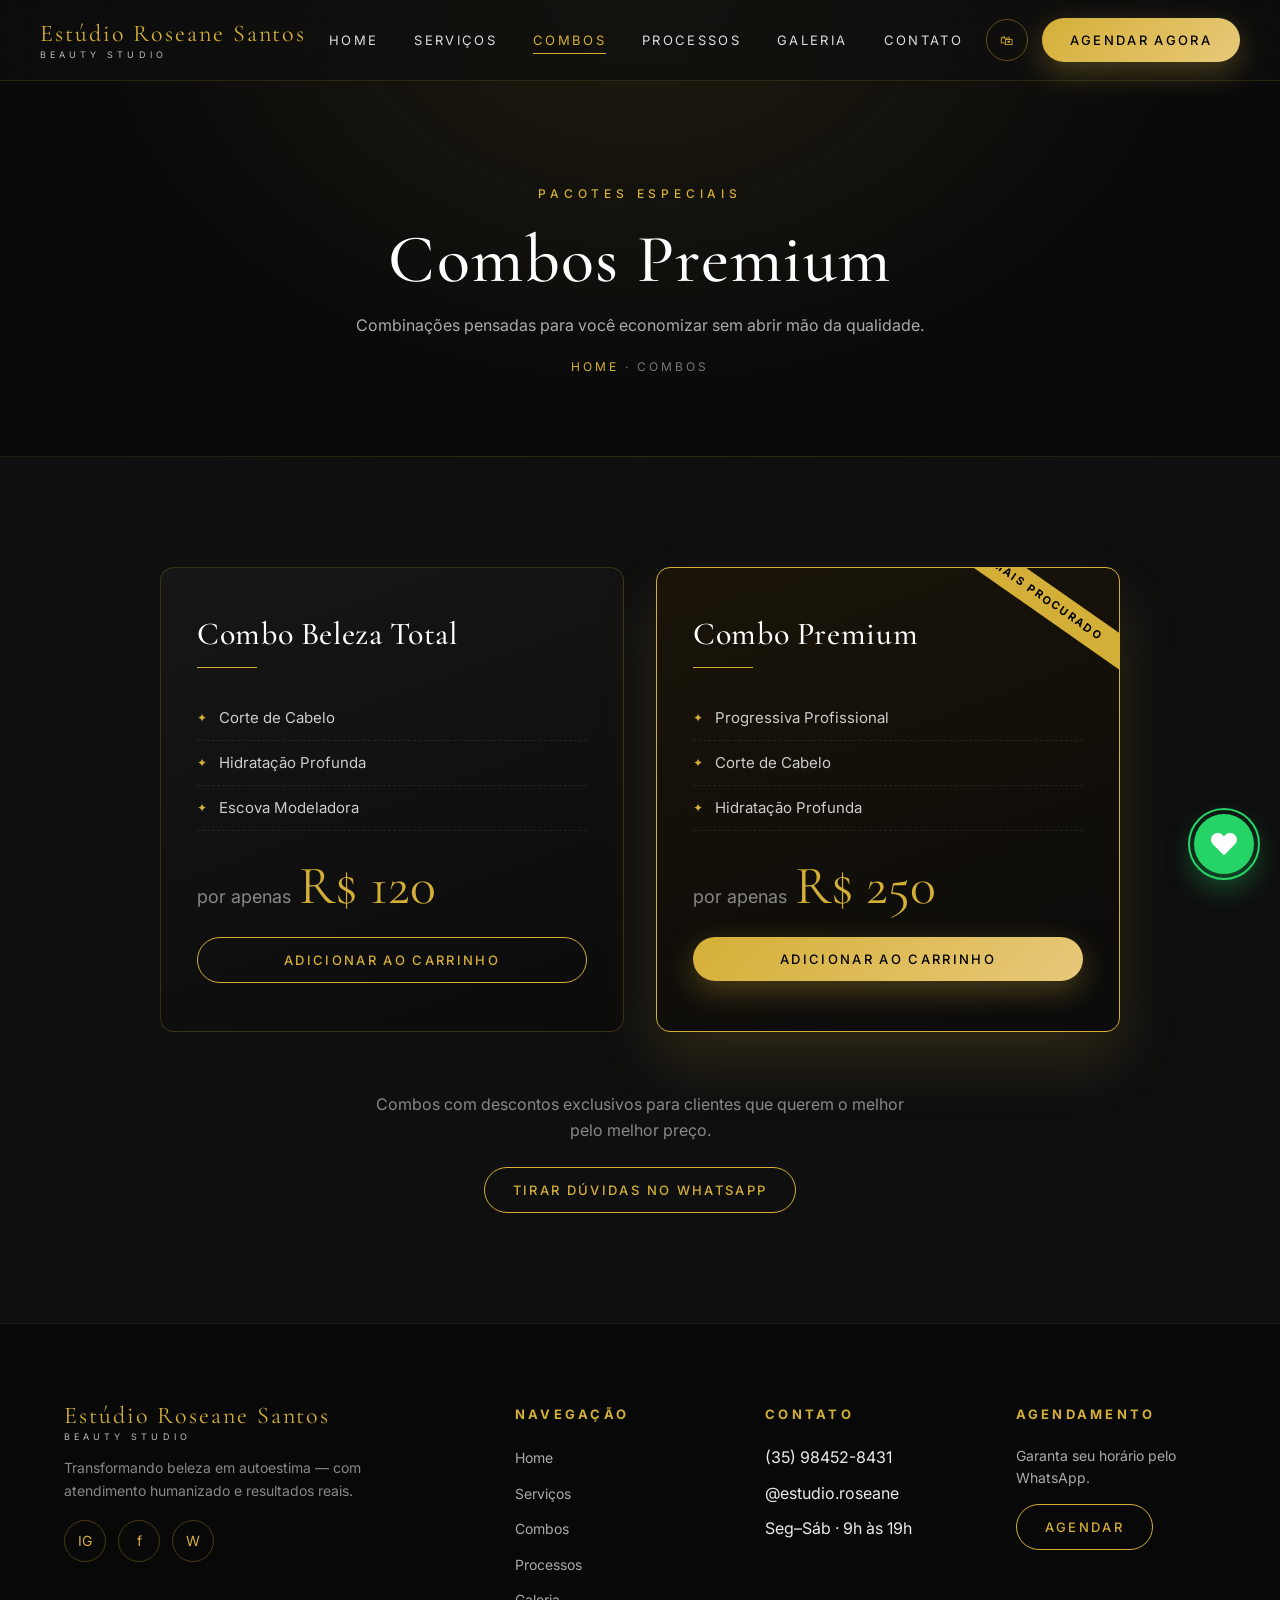
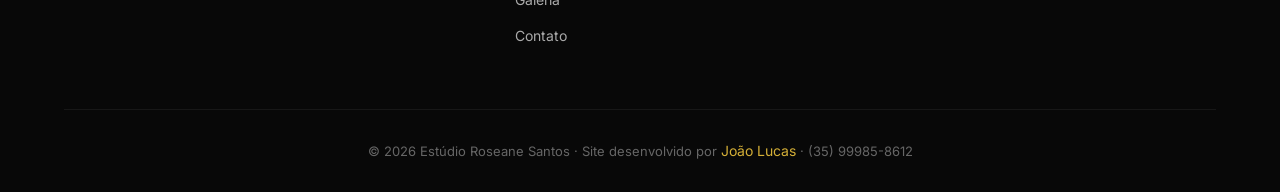
<file: combos.html>
<!DOCTYPE html>
<html lang="pt-BR">
<head>
<meta charset="UTF-8">
<meta name="viewport" content="width=device-width,initial-scale=1">
<title>Combos Premium — Estúdio Roseane Santos</title>
<meta name="description" content="Combos exclusivos com descontos especiais. Corte, hidratação, escova e progressiva.">
<meta property="og:title" content="Combos Premium — Estúdio Roseane Santos">
<meta property="og:description" content="Combos exclusivos com descontos especiais. Corte, hidratação, escova e progressiva.">
<meta property="og:type" content="website">
<link rel="preconnect" href="https://fonts.googleapis.com">
<link rel="preconnect" href="https://fonts.gstatic.com" crossorigin>
<link href="https://fonts.googleapis.com/css2?family=Cormorant+Garamond:ital,wght@0,400;0,500;0,600;1,500&family=Inter:wght@300;400;500;600;700&display=swap" rel="stylesheet">
<link rel="stylesheet" href="css/style.css">
</head>
<body>
<!-- HEADER -->
<header class="header">
  <div class="container nav">
    <a href="index.html" class="logo">
      <span class="logo-mark">Estúdio Roseane Santos</span>
      <span class="logo-sub">Beauty Studio</span>
    </a>
    <nav>
      <ul class="menu">
        <li><a href="index.html">Home</a></li>
        <li><a href="servicos.html">Serviços</a></li>
        <li><a href="combos.html">Combos</a></li>
        <li><a href="processos.html">Processos</a></li>
        <li><a href="galeria.html">Galeria</a></li>
        <li><a href="contato.html">Contato</a></li>
      </ul>
    </nav>
    <div class="nav-actions">
      <button class="cart-btn" onclick="openCart()" aria-label="Carrinho">🛍<span class="cart-count">0</span></button>
      <button class="btn btn-primary" onclick="waOpen()">Agendar Agora</button>
      <button class="menu-toggle" onclick="document.querySelector('.menu').classList.toggle('open')">☰</button>
    </div>
  </div>
</header>

<section class="page-hero">
  <div class="container">
    <span class="eyebrow">Pacotes Especiais</span>
    <h1>Combos Premium</h1>
    <p>Combinações pensadas para você economizar sem abrir mão da qualidade.</p>
    <div class="breadcrumb"><a href="index.html">Home</a> · Combos</div>
  </div>
</section>
<section class="section">
  <div class="container">
    <div class="combos-grid">
      <article class="combo-card reveal">
        <h3 class="combo-name">Combo Beleza Total</h3>
        <div class="divider"></div>
        <ul class="combo-list"><li>Corte de Cabelo</li><li>Hidratação Profunda</li><li>Escova Modeladora</li></ul>
        <div class="combo-price"><small>por apenas</small>R$ 120</div>
        <button class="btn btn-gold-outline" style="width:100%;justify-content:center" onclick="Cart.add('combo-beleza')">Adicionar ao Carrinho</button>
      </article>
      <article class="combo-card featured reveal">
        <div class="combo-badge">Mais Procurado</div>
        <h3 class="combo-name">Combo Premium</h3>
        <div class="divider"></div>
        <ul class="combo-list"><li>Progressiva Profissional</li><li>Corte de Cabelo</li><li>Hidratação Profunda</li></ul>
        <div class="combo-price"><small>por apenas</small>R$ 250</div>
        <button class="btn btn-primary" style="width:100%;justify-content:center" onclick="Cart.add('combo-premium')">Adicionar ao Carrinho</button>
      </article>
    </div>
    <div class="text-center" style="margin-top:60px">
      <p style="color:#888;max-width:560px;margin:0 auto 24px">Combos com descontos exclusivos para clientes que querem o melhor pelo melhor preço.</p>
      <button class="btn btn-gold-outline" onclick="waOpen()">Tirar dúvidas no WhatsApp</button>
    </div>
  </div>
</section>
<!--FOOTER_START-->
<footer class="footer">
  <div class="container">
    <div class="footer-grid">
      <div>
        <div class="logo"><span class="logo-mark">Estúdio Roseane Santos</span><span class="logo-sub">Beauty Studio</span></div>
        <p style="color:#888;font-size:14px;margin-top:16px;max-width:320px">Transformando beleza em autoestima — com atendimento humanizado e resultados reais.</p>
        <div class="socials">
          <a href="https://instagram.com/estudio.roseane" target="_blank" aria-label="Instagram">IG</a>
          <a href="https://facebook.com/" target="_blank" aria-label="Facebook">f</a>
          <a href="javascript:waOpen()" aria-label="WhatsApp">W</a>
        </div>
      </div>
      <div>
        <h5>Navegação</h5>
        <ul><li><a href="index.html">Home</a></li><li><a href="servicos.html">Serviços</a></li><li><a href="combos.html">Combos</a></li><li><a href="processos.html">Processos</a></li><li><a href="galeria.html">Galeria</a></li><li><a href="contato.html">Contato</a></li></ul>
      </div>
      <div>
        <h5>Contato</h5>
        <ul><li>(35) 98452-8431</li><li>@estudio.roseane</li><li>Seg–Sáb · 9h às 19h</li></ul>
      </div>
      <div>
        <h5>Agendamento</h5>
        <p style="color:#aaa;font-size:14px;margin-bottom:14px">Garanta seu horário pelo WhatsApp.</p>
        <button class="btn btn-gold-outline" onclick="waOpen()">Agendar</button>
      </div>
    </div>
    <div class="footer-bottom">
      © 2026 Estúdio Roseane Santos · Site desenvolvido por <a href="https://wa.me/5535999858612" target="_blank">João Lucas</a> · (35) 99985-8612
    </div>
  </div>
</footer>

<!-- WHATSAPP FLOAT -->
<a href="javascript:waOpen()" class="float-wa" aria-label="WhatsApp">♥</a>

<!-- CART DRAWER -->
<div class="cart-overlay" id="cart-overlay" onclick="closeCart()"></div>
<aside class="cart-drawer" id="cart-drawer">
  <div class="cart-head"><h3>Seu Carrinho</h3><button class="cart-close" onclick="closeCart()">×</button></div>
  <div class="cart-items" id="cart-items"></div>
  <div class="cart-foot">
    <div class="cart-total"><span>Total</span><strong id="cart-total">R$ 0,00</strong></div>
    <button class="btn btn-primary cart-checkout" onclick="openCheckout()">Finalizar Agendamento</button>
  </div>
</aside>

<!-- CHECKOUT MODAL -->
<div class="modal-overlay" id="modal-checkout">
  <div class="modal">
    <div class="modal-head">
      <h3>Finalizar Agendamento</h3>
      <p>Preencha seus dados — enviaremos sua solicitação pelo WhatsApp.</p>
      <button class="modal-close" onclick="closeCheckout()">×</button>
    </div>
    <form class="modal-body" onsubmit="submitCheckout(event)">
      <div class="summary-box">
        <h5>Resumo do pedido</h5>
        <div id="checkout-summary"></div>
      </div>
      <div class="form-group"><label>Nome completo</label><input type="text" name="nome" required></div>
      <div class="form-row">
        <div class="form-group"><label>Telefone</label><input type="tel" name="telefone" required placeholder="(35) 99999-9999"></div>
        <div class="form-group"><label>Data desejada</label><input type="date" name="data" required></div>
      </div>
      <div class="form-group"><label>Horário desejado</label><input type="time" name="hora" required></div>
      <div class="form-group"><label>Observações</label><textarea name="obs" rows="3" placeholder="Alguma preferência ou observação?"></textarea></div>
      <button type="submit" class="btn btn-primary" style="width:100%;justify-content:center">Enviar pelo WhatsApp</button>
    </form>
  </div>
</div>
<!--FOOTER_END--><script src="js/main.js"></script>

</body>
</html>
</file>
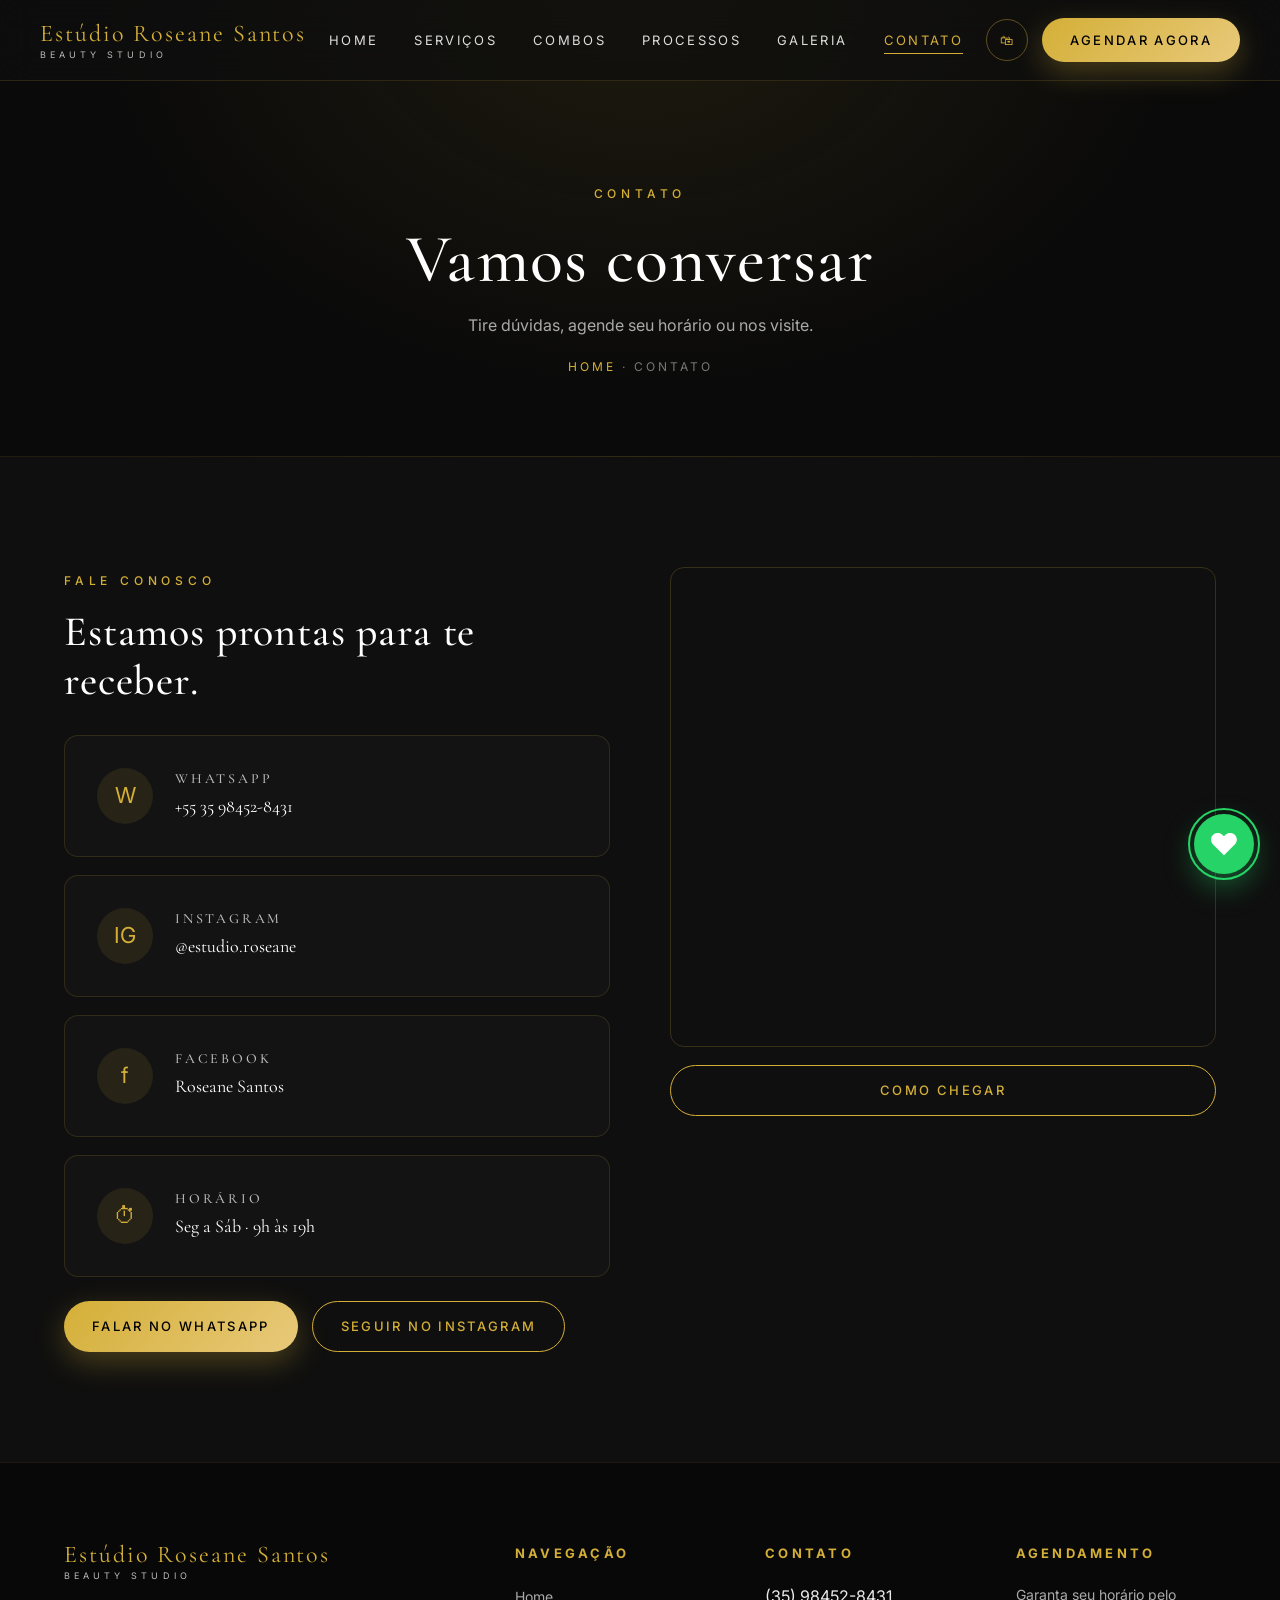
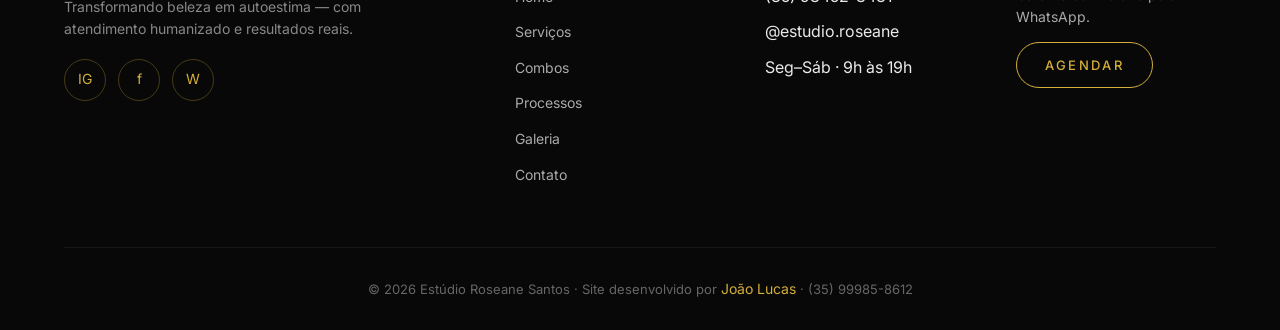
<file: contato.html>
<!DOCTYPE html>
<html lang="pt-BR">
<head>
<meta charset="UTF-8">
<meta name="viewport" content="width=device-width,initial-scale=1">
<title>Contato — Estúdio Roseane Santos</title>
<meta name="description" content="Entre em contato com o Estúdio Roseane Santos. WhatsApp, Instagram, Facebook e localização.">
<meta property="og:title" content="Contato — Estúdio Roseane Santos">
<meta property="og:description" content="Entre em contato com o Estúdio Roseane Santos. WhatsApp, Instagram, Facebook e localização.">
<meta property="og:type" content="website">
<link rel="preconnect" href="https://fonts.googleapis.com">
<link rel="preconnect" href="https://fonts.gstatic.com" crossorigin>
<link href="https://fonts.googleapis.com/css2?family=Cormorant+Garamond:ital,wght@0,400;0,500;0,600;1,500&family=Inter:wght@300;400;500;600;700&display=swap" rel="stylesheet">
<link rel="stylesheet" href="css/style.css">
</head>
<body>
<!-- HEADER -->
<header class="header">
  <div class="container nav">
    <a href="index.html" class="logo">
      <span class="logo-mark">Estúdio Roseane Santos</span>
      <span class="logo-sub">Beauty Studio</span>
    </a>
    <nav>
      <ul class="menu">
        <li><a href="index.html">Home</a></li>
        <li><a href="servicos.html">Serviços</a></li>
        <li><a href="combos.html">Combos</a></li>
        <li><a href="processos.html">Processos</a></li>
        <li><a href="galeria.html">Galeria</a></li>
        <li><a href="contato.html">Contato</a></li>
      </ul>
    </nav>
    <div class="nav-actions">
      <button class="cart-btn" onclick="openCart()" aria-label="Carrinho">🛍<span class="cart-count">0</span></button>
      <button class="btn btn-primary" onclick="waOpen()">Agendar Agora</button>
      <button class="menu-toggle" onclick="document.querySelector('.menu').classList.toggle('open')">☰</button>
    </div>
  </div>
</header>

<section class="page-hero">
  <div class="container">
    <span class="eyebrow">Contato</span>
    <h1>Vamos conversar</h1>
    <p>Tire dúvidas, agende seu horário ou nos visite.</p>
    <div class="breadcrumb"><a href="index.html">Home</a> · Contato</div>
  </div>
</section>
<section class="section">
  <div class="container">
    <div class="contact-grid">
      <div>
        <span class="eyebrow">Fale conosco</span>
        <h2 class="section-title" style="font-size:42px;margin-bottom:30px">Estamos prontas para te receber.</h2>
        <div class="contact-card"><div class="ico">W</div><div><h4>WhatsApp</h4><p>+55 35 98452-8431</p></div></div>
        <div class="contact-card"><div class="ico">IG</div><div><h4>Instagram</h4><p>@estudio.roseane</p></div></div>
        <div class="contact-card"><div class="ico">f</div><div><h4>Facebook</h4><p>Roseane Santos</p></div></div>
        <div class="contact-card"><div class="ico">⏱</div><div><h4>Horário</h4><p>Seg a Sáb · 9h às 19h</p></div></div>
        <div style="margin-top:24px;display:flex;gap:14px;flex-wrap:wrap">
          <button class="btn btn-primary" onclick="waOpen()">Falar no WhatsApp</button>
          <a class="btn btn-gold-outline" href="https://instagram.com/estudio.roseane" target="_blank">Seguir no Instagram</a>
        </div>
      </div>
      <div>
        <div class="map-wrap"><iframe src="https://www.google.com/maps?q=Pouso+Alegre+MG&output=embed" loading="lazy"></iframe></div>
        <a class="btn btn-gold-outline" style="margin-top:18px;width:100%;justify-content:center" href="https://maps.app.goo.gl/azpyt19a9i5jZ6Py9" target="_blank">Como Chegar</a>
      </div>
    </div>
  </div>
</section>
<!--FOOTER_START-->
<footer class="footer">
  <div class="container">
    <div class="footer-grid">
      <div>
        <div class="logo"><span class="logo-mark">Estúdio Roseane Santos</span><span class="logo-sub">Beauty Studio</span></div>
        <p style="color:#888;font-size:14px;margin-top:16px;max-width:320px">Transformando beleza em autoestima — com atendimento humanizado e resultados reais.</p>
        <div class="socials">
          <a href="https://instagram.com/estudio.roseane" target="_blank" aria-label="Instagram">IG</a>
          <a href="https://facebook.com/" target="_blank" aria-label="Facebook">f</a>
          <a href="javascript:waOpen()" aria-label="WhatsApp">W</a>
        </div>
      </div>
      <div>
        <h5>Navegação</h5>
        <ul><li><a href="index.html">Home</a></li><li><a href="servicos.html">Serviços</a></li><li><a href="combos.html">Combos</a></li><li><a href="processos.html">Processos</a></li><li><a href="galeria.html">Galeria</a></li><li><a href="contato.html">Contato</a></li></ul>
      </div>
      <div>
        <h5>Contato</h5>
        <ul><li>(35) 98452-8431</li><li>@estudio.roseane</li><li>Seg–Sáb · 9h às 19h</li></ul>
      </div>
      <div>
        <h5>Agendamento</h5>
        <p style="color:#aaa;font-size:14px;margin-bottom:14px">Garanta seu horário pelo WhatsApp.</p>
        <button class="btn btn-gold-outline" onclick="waOpen()">Agendar</button>
      </div>
    </div>
    <div class="footer-bottom">
      © 2026 Estúdio Roseane Santos · Site desenvolvido por <a href="https://wa.me/5535999858612" target="_blank">João Lucas</a> · (35) 99985-8612
    </div>
  </div>
</footer>

<!-- WHATSAPP FLOAT -->
<a href="javascript:waOpen()" class="float-wa" aria-label="WhatsApp">♥</a>

<!-- CART DRAWER -->
<div class="cart-overlay" id="cart-overlay" onclick="closeCart()"></div>
<aside class="cart-drawer" id="cart-drawer">
  <div class="cart-head"><h3>Seu Carrinho</h3><button class="cart-close" onclick="closeCart()">×</button></div>
  <div class="cart-items" id="cart-items"></div>
  <div class="cart-foot">
    <div class="cart-total"><span>Total</span><strong id="cart-total">R$ 0,00</strong></div>
    <button class="btn btn-primary cart-checkout" onclick="openCheckout()">Finalizar Agendamento</button>
  </div>
</aside>

<!-- CHECKOUT MODAL -->
<div class="modal-overlay" id="modal-checkout">
  <div class="modal">
    <div class="modal-head">
      <h3>Finalizar Agendamento</h3>
      <p>Preencha seus dados — enviaremos sua solicitação pelo WhatsApp.</p>
      <button class="modal-close" onclick="closeCheckout()">×</button>
    </div>
    <form class="modal-body" onsubmit="submitCheckout(event)">
      <div class="summary-box">
        <h5>Resumo do pedido</h5>
        <div id="checkout-summary"></div>
      </div>
      <div class="form-group"><label>Nome completo</label><input type="text" name="nome" required></div>
      <div class="form-row">
        <div class="form-group"><label>Telefone</label><input type="tel" name="telefone" required placeholder="(35) 99999-9999"></div>
        <div class="form-group"><label>Data desejada</label><input type="date" name="data" required></div>
      </div>
      <div class="form-group"><label>Horário desejado</label><input type="time" name="hora" required></div>
      <div class="form-group"><label>Observações</label><textarea name="obs" rows="3" placeholder="Alguma preferência ou observação?"></textarea></div>
      <button type="submit" class="btn btn-primary" style="width:100%;justify-content:center">Enviar pelo WhatsApp</button>
    </form>
  </div>
</div>
<!--FOOTER_END--><script src="js/main.js"></script>

</body>
</html>
</file>
<file: css/style.css>
:root{
  --gold:#D4AF37;
  --gold-soft:#E8C97A;
  --black:#0F0F0F;
  --black-2:#1a1a1a;
  --white:#FFFFFF;
  --nude:#F5E9DC;
  --champagne:#EFE0C9;
  --muted:#9a9a9a;
  --shadow:0 20px 60px rgba(0,0,0,.45);
  --radius:14px;
  --container:1200px;
  --transition:cubic-bezier(.2,.7,.2,1);
}
*{box-sizing:border-box;margin:0;padding:0}
html{scroll-behavior:smooth}
body{
  font-family:'Inter','Jost',system-ui,sans-serif;
  background:var(--black);
  color:#eaeaea;
  line-height:1.6;
  -webkit-font-smoothing:antialiased;
  overflow-x:hidden;
}
img{max-width:100%;display:block}
a{color:inherit;text-decoration:none;transition:color .3s var(--transition)}
a:hover{color:var(--gold)}
h1,h2,h3,h4{font-family:'Cormorant Garamond','Playfair Display',serif;font-weight:500;letter-spacing:.02em;color:#fff;line-height:1.15}
.container{max-width:var(--container);margin:0 auto;padding:0 24px}
.section{padding:110px 0;position:relative}
.eyebrow{
  display:inline-block;font-family:'Inter',sans-serif;font-size:12px;letter-spacing:.4em;
  text-transform:uppercase;color:var(--gold);margin-bottom:18px;font-weight:500;
}
.section-title{font-size:clamp(34px,5vw,58px);margin-bottom:18px}
.section-sub{color:var(--muted);max-width:640px;margin-bottom:60px;font-size:17px}
.divider{width:60px;height:1px;background:var(--gold);margin:14px 0 22px}
.text-center{text-align:center}
.center-block{margin-left:auto;margin-right:auto}

/* ========== HEADER ========== */
.header{
  position:fixed;top:0;left:0;right:0;z-index:100;
  background:rgba(15,15,15,.7);backdrop-filter:blur(18px);
  border-bottom:1px solid rgba(212,175,55,.15);
  transition:all .4s var(--transition);
}
.header.scrolled{background:rgba(10,10,10,.95);padding:0}
.nav{display:flex;align-items:center;justify-content:space-between;padding:18px 0}
.logo{display:flex;flex-direction:column;line-height:1;cursor:pointer}
.logo-mark{font-family:'Cormorant Garamond',serif;font-size:24px;color:var(--gold);letter-spacing:.08em}
.logo-sub{font-size:9px;letter-spacing:.45em;color:#bbb;margin-top:4px;text-transform:uppercase}
.menu{display:flex;gap:36px;align-items:center;list-style:none}
.menu a{font-size:13px;letter-spacing:.18em;text-transform:uppercase;color:#ddd;position:relative;padding:6px 0}
.menu a::after{content:'';position:absolute;left:0;bottom:0;height:1px;width:0;background:var(--gold);transition:width .4s var(--transition)}
.menu a:hover::after,.menu a.active::after{width:100%}
.menu a.active{color:var(--gold)}
.nav-actions{display:flex;gap:14px;align-items:center}
.cart-btn{
  background:transparent;border:1px solid rgba(212,175,55,.4);color:var(--gold);
  width:42px;height:42px;border-radius:50%;display:flex;align-items:center;justify-content:center;
  cursor:pointer;position:relative;transition:all .3s var(--transition);
}
.cart-btn:hover{background:var(--gold);color:#000;transform:translateY(-2px)}
.cart-count{
  position:absolute;top:-6px;right:-6px;background:var(--gold);color:#000;
  font-size:11px;font-weight:700;width:20px;height:20px;border-radius:50%;
  display:flex;align-items:center;justify-content:center;
}
.btn{
  display:inline-flex;align-items:center;gap:10px;
  padding:14px 28px;border-radius:60px;font-size:13px;letter-spacing:.18em;
  text-transform:uppercase;font-weight:500;cursor:pointer;border:none;
  transition:all .4s var(--transition);font-family:inherit;
}
.btn-primary{
  background:linear-gradient(135deg,var(--gold) 0%,var(--gold-soft) 100%);
  color:#000;box-shadow:0 10px 30px rgba(212,175,55,.3);
}
.btn-primary:hover{transform:translateY(-3px);box-shadow:0 16px 40px rgba(212,175,55,.5);color:#000}
.btn-ghost{background:transparent;border:1px solid rgba(255,255,255,.3);color:#fff}
.btn-ghost:hover{border-color:var(--gold);color:var(--gold)}
.btn-gold-outline{background:transparent;border:1px solid var(--gold);color:var(--gold)}
.btn-gold-outline:hover{background:var(--gold);color:#000}

.menu-toggle{display:none;background:none;border:none;color:var(--gold);cursor:pointer;font-size:24px}

/* ========== HERO ========== */
.hero{
  height:100vh;min-height:680px;position:relative;display:flex;align-items:center;
  background:#000;overflow:hidden;
}
.hero-bg{position:absolute;inset:0;z-index:1}
.hero-bg img{width:100%;height:100%;object-fit:cover;object-position:center;opacity:.55;
  animation:zoomSlow 12s ease-out forwards;}
@keyframes zoomSlow{from{transform:scale(1.1)}to{transform:scale(1)}}
.hero-bg::after{content:'';position:absolute;inset:0;
  background:linear-gradient(90deg,rgba(0,0,0,.85) 0%,rgba(15,15,15,.55) 60%,transparent 100%),
             linear-gradient(180deg,transparent 60%,rgba(0,0,0,.95));}
.hero-content{position:relative;z-index:2;max-width:720px}
.hero h1{font-size:clamp(44px,7vw,82px);margin-bottom:24px}
.hero h1 span{color:var(--gold);font-style:italic}
.hero p{font-size:19px;color:#cfcfcf;max-width:520px;margin-bottom:36px}
.hero-actions{display:flex;gap:16px;flex-wrap:wrap}
.hero-scroll{position:absolute;bottom:32px;left:50%;transform:translateX(-50%);z-index:3;
  color:#bbb;font-size:11px;letter-spacing:.4em;text-transform:uppercase;
  display:flex;flex-direction:column;align-items:center;gap:10px;animation:bounce 2s infinite}
.hero-scroll::after{content:'';width:1px;height:40px;background:var(--gold)}
@keyframes bounce{0%,100%{transform:translateX(-50%) translateY(0)}50%{transform:translateX(-50%) translateY(8px)}}

/* ========== SOBRE ========== */
.about{display:grid;grid-template-columns:1fr 1fr;gap:80px;align-items:center}
.about-img{position:relative;border-radius:8px;overflow:hidden;box-shadow:var(--shadow)}
.about-img img{width:100%;height:620px;object-fit:cover;transition:transform 1.2s var(--transition)}
.about-img:hover img{transform:scale(1.05)}
.about-img::before{content:'';position:absolute;top:24px;left:24px;right:-24px;bottom:-24px;
  border:1px solid var(--gold);border-radius:8px;z-index:-1;opacity:.4}
.stats{display:grid;grid-template-columns:repeat(3,1fr);gap:30px;margin-top:48px;padding-top:40px;
  border-top:1px solid rgba(212,175,55,.2)}
.stat-num{font-family:'Cormorant Garamond',serif;font-size:46px;color:var(--gold);line-height:1}
.stat-label{font-size:12px;letter-spacing:.2em;text-transform:uppercase;color:#aaa;margin-top:8px}

/* ========== SERVICES ========== */
.bg-dark{background:linear-gradient(180deg,#0b0b0b 0%,#141414 100%)}
.bg-pattern{background:
  radial-gradient(circle at 20% 20%,rgba(212,175,55,.06),transparent 50%),
  radial-gradient(circle at 80% 80%,rgba(212,175,55,.04),transparent 40%),
  var(--black);}
.services-grid{display:grid;grid-template-columns:repeat(auto-fit,minmax(280px,1fr));gap:32px}
.service-card{
  background:rgba(255,255,255,.02);border:1px solid rgba(212,175,55,.12);
  border-radius:var(--radius);overflow:hidden;transition:all .5s var(--transition);
  display:flex;flex-direction:column;
}
.service-card:hover{transform:translateY(-8px);border-color:var(--gold);
  box-shadow:0 30px 60px rgba(0,0,0,.5),0 0 0 1px rgba(212,175,55,.3)}
.service-img{height:230px;overflow:hidden;position:relative}
.service-img img{width:100%;height:100%;object-fit:cover;transition:transform .8s var(--transition)}
.service-card:hover .service-img img{transform:scale(1.1)}
.service-img::after{content:'';position:absolute;inset:0;background:linear-gradient(180deg,transparent 50%,rgba(15,15,15,.7))}
.service-body{padding:28px;display:flex;flex-direction:column;flex:1}
.service-body h3{font-size:26px;margin-bottom:8px}
.service-body .desc{color:#aaa;font-size:15px;margin-bottom:20px;flex:1}
.service-price{font-family:'Cormorant Garamond',serif;font-size:32px;color:var(--gold);margin-bottom:18px}
.service-price small{font-size:14px;color:#777;font-family:'Inter',sans-serif;margin-right:6px}
.add-cart{width:100%;justify-content:center}

/* ========== JOURNEY ========== */
.journey{position:relative}
.timeline{position:relative;max-width:900px;margin:0 auto;padding:30px 0}
.timeline::before{content:'';position:absolute;left:50%;top:0;bottom:0;width:1px;
  background:linear-gradient(180deg,transparent,var(--gold) 20%,var(--gold) 80%,transparent)}
.tl-item{display:grid;grid-template-columns:1fr 80px 1fr;align-items:center;margin-bottom:50px;position:relative}
.tl-item:last-child{margin-bottom:0}
.tl-num{
  width:60px;height:60px;border-radius:50%;background:var(--black);border:1px solid var(--gold);
  color:var(--gold);display:flex;align-items:center;justify-content:center;
  font-family:'Cormorant Garamond',serif;font-size:24px;margin:0 auto;z-index:2;position:relative;
}
.tl-content{padding:24px 30px;background:rgba(255,255,255,.02);border:1px solid rgba(212,175,55,.15);border-radius:var(--radius)}
.tl-content h4{font-size:22px;color:var(--gold);margin-bottom:6px}
.tl-content p{color:#bbb;font-size:14px}
.tl-item:nth-child(odd) .tl-content:first-child{text-align:right}
.tl-item:nth-child(even) > div:first-child{visibility:hidden}
.tl-item:nth-child(odd) > div:last-child{visibility:hidden}

/* ========== COMBOS ========== */
.combos-grid{display:grid;grid-template-columns:repeat(auto-fit,minmax(320px,1fr));gap:32px;max-width:960px;margin:0 auto}
.combo-card{
  background:linear-gradient(160deg,#161616 0%,#0b0b0b 100%);
  border:1px solid rgba(212,175,55,.2);border-radius:var(--radius);
  padding:48px 36px;position:relative;overflow:hidden;transition:all .5s var(--transition);
}
.combo-card:hover{border-color:var(--gold);transform:translateY(-6px)}
.combo-card.featured{
  background:linear-gradient(160deg,#1a1408 0%,#0b0b0b 100%);
  border-color:var(--gold);
  box-shadow:0 30px 60px rgba(212,175,55,.15);
}
.combo-badge{
  position:absolute;top:18px;right:-44px;background:var(--gold);color:#000;
  padding:6px 50px;font-size:11px;font-weight:700;letter-spacing:.2em;text-transform:uppercase;
  transform:rotate(35deg);
}
.combo-name{font-size:32px;margin-bottom:8px}
.combo-card .divider{margin:14px 0 28px}
.combo-list{list-style:none;margin-bottom:28px}
.combo-list li{padding:10px 0;border-bottom:1px dashed rgba(255,255,255,.08);color:#ccc;
  display:flex;align-items:center;gap:12px;font-size:15px}
.combo-list li::before{content:'✦';color:var(--gold);font-size:12px}
.combo-price{font-family:'Cormorant Garamond',serif;font-size:54px;color:var(--gold);margin-bottom:24px;line-height:1}
.combo-price small{font-size:18px;color:#888;font-family:'Inter',sans-serif;margin-right:8px;font-weight:400}

/* ========== PROCESSOS ========== */
.process-grid{display:grid;grid-template-columns:repeat(auto-fit,minmax(320px,1fr));gap:32px}
.process-card{background:#0c0c0c;border:1px solid rgba(212,175,55,.12);border-radius:var(--radius);overflow:hidden;transition:all .5s var(--transition)}
.process-card:hover{transform:translateY(-6px);border-color:var(--gold)}
.process-imgs{display:grid;grid-template-columns:1fr 1fr;gap:2px;background:var(--gold);height:240px}
.process-imgs > div{position:relative;overflow:hidden}
.process-imgs img{width:100%;height:100%;object-fit:cover}
.process-imgs .tag{position:absolute;bottom:10px;left:10px;background:rgba(0,0,0,.85);color:var(--gold);font-size:10px;letter-spacing:.3em;padding:6px 12px;text-transform:uppercase}
.process-body{padding:28px}
.process-body h3{font-size:24px;margin-bottom:10px}
.process-meta{display:flex;gap:20px;margin:16px 0;font-size:13px;color:#aaa}
.process-meta span{display:flex;align-items:center;gap:6px}
.process-meta strong{color:var(--gold)}
.process-body p{color:#bbb;font-size:14px;margin-bottom:18px}

/* ========== GALERIA ========== */
.filters{display:flex;gap:14px;justify-content:center;flex-wrap:wrap;margin-bottom:50px}
.filter-btn{
  background:transparent;border:1px solid rgba(255,255,255,.15);color:#bbb;
  padding:10px 24px;border-radius:60px;font-size:12px;letter-spacing:.2em;
  text-transform:uppercase;cursor:pointer;transition:all .3s var(--transition);font-family:inherit;
}
.filter-btn:hover,.filter-btn.active{background:var(--gold);color:#000;border-color:var(--gold)}
.gallery{columns:3;column-gap:20px}
.gallery .item{break-inside:avoid;margin-bottom:20px;overflow:hidden;border-radius:var(--radius);
  cursor:pointer;position:relative;display:block;}
.gallery .item img{width:100%;display:block;transition:transform .8s var(--transition)}
.gallery .item:hover img{transform:scale(1.08)}
.gallery .item::after{content:'';position:absolute;inset:0;background:linear-gradient(180deg,transparent 60%,rgba(0,0,0,.7));opacity:0;transition:opacity .3s}
.gallery .item:hover::after{opacity:1}
.gallery .item .cap{position:absolute;bottom:18px;left:18px;color:#fff;font-size:13px;letter-spacing:.2em;text-transform:uppercase;opacity:0;transform:translateY(10px);transition:all .4s;z-index:2}
.gallery .item:hover .cap{opacity:1;transform:translateY(0)}

/* Lightbox */
.lightbox{position:fixed;inset:0;background:rgba(0,0,0,.95);z-index:2000;display:none;align-items:center;justify-content:center;padding:30px}
.lightbox.active{display:flex;animation:fadeIn .3s}
.lightbox img{max-width:90%;max-height:90vh;border-radius:8px;box-shadow:var(--shadow)}
.lightbox-close{position:absolute;top:24px;right:30px;background:none;border:none;color:var(--gold);font-size:36px;cursor:pointer}

/* ========== TESTIMONIALS ========== */
.testi-grid{display:grid;grid-template-columns:repeat(auto-fit,minmax(300px,1fr));gap:28px}
.testi-card{background:rgba(255,255,255,.02);border:1px solid rgba(212,175,55,.12);border-radius:var(--radius);padding:36px 30px;transition:all .4s var(--transition)}
.testi-card:hover{border-color:var(--gold);transform:translateY(-4px)}
.stars{color:var(--gold);letter-spacing:3px;margin-bottom:14px;font-size:14px}
.testi-text{color:#ccc;font-style:italic;margin-bottom:24px;font-size:15px}
.testi-author{display:flex;align-items:center;gap:14px}
.testi-author img{width:48px;height:48px;border-radius:50%;object-fit:cover;border:2px solid var(--gold)}
.testi-author strong{display:block;color:#fff;font-size:14px}
.testi-author small{color:#888;font-size:12px}

/* ========== CONTACT ========== */
.contact-grid{display:grid;grid-template-columns:1fr 1fr;gap:60px;align-items:start}
.contact-card{background:rgba(255,255,255,.02);border:1px solid rgba(212,175,55,.15);border-radius:var(--radius);padding:32px;margin-bottom:18px;display:flex;align-items:center;gap:22px;transition:all .3s}
.contact-card:hover{border-color:var(--gold);transform:translateX(6px)}
.contact-card .ico{width:56px;height:56px;border-radius:50%;background:rgba(212,175,55,.1);color:var(--gold);display:flex;align-items:center;justify-content:center;font-size:22px;flex-shrink:0}
.contact-card h4{font-size:14px;letter-spacing:.2em;text-transform:uppercase;color:#bbb;margin-bottom:4px}
.contact-card p{color:#fff;font-size:18px;font-family:'Cormorant Garamond',serif}
.map-wrap{border-radius:var(--radius);overflow:hidden;border:1px solid rgba(212,175,55,.2);height:100%;min-height:480px}
.map-wrap iframe{width:100%;height:100%;border:0;filter:grayscale(.4) contrast(1.1) invert(.92) hue-rotate(180deg)}

/* ========== FOOTER ========== */
.footer{background:#080808;padding:80px 0 30px;border-top:1px solid rgba(212,175,55,.1)}
.footer-grid{display:grid;grid-template-columns:2fr 1fr 1fr 1fr;gap:50px;margin-bottom:50px}
.footer h5{font-size:13px;letter-spacing:.25em;text-transform:uppercase;color:var(--gold);margin-bottom:20px}
.footer ul{list-style:none}
.footer ul li{margin-bottom:10px}
.footer a{color:#aaa;font-size:14px}
.footer a:hover{color:var(--gold)}
.socials{display:flex;gap:12px;margin-top:18px}
.socials a{width:42px;height:42px;border:1px solid rgba(212,175,55,.3);border-radius:50%;display:flex;align-items:center;justify-content:center;color:var(--gold);transition:all .3s}
.socials a:hover{background:var(--gold);color:#000;transform:translateY(-3px)}
.footer-bottom{padding-top:30px;border-top:1px solid rgba(255,255,255,.06);text-align:center;color:#666;font-size:13px}
.footer-bottom a{color:var(--gold)}

/* ========== CART DRAWER ========== */
.cart-overlay{position:fixed;inset:0;background:rgba(0,0,0,.7);z-index:1000;opacity:0;pointer-events:none;transition:opacity .4s}
.cart-overlay.active{opacity:1;pointer-events:auto}
.cart-drawer{
  position:fixed;top:0;right:-460px;width:420px;max-width:100%;height:100vh;
  background:#0c0c0c;border-left:1px solid rgba(212,175,55,.2);
  z-index:1001;transition:right .5s var(--transition);display:flex;flex-direction:column;
}
.cart-drawer.active{right:0}
.cart-head{padding:24px 28px;border-bottom:1px solid rgba(255,255,255,.06);display:flex;justify-content:space-between;align-items:center}
.cart-head h3{font-size:24px;color:var(--gold)}
.cart-close{background:none;border:none;color:#aaa;font-size:28px;cursor:pointer}
.cart-items{flex:1;overflow-y:auto;padding:20px 28px}
.cart-item{display:flex;gap:16px;padding:18px 0;border-bottom:1px solid rgba(255,255,255,.06)}
.cart-item img{width:70px;height:70px;border-radius:8px;object-fit:cover}
.cart-item-info{flex:1}
.cart-item-info h4{font-size:16px;color:#fff;font-family:'Inter',sans-serif;font-weight:500;margin-bottom:4px}
.cart-item-info .p{color:var(--gold);font-size:15px;font-weight:600}
.qty{display:flex;align-items:center;gap:8px;margin-top:6px}
.qty button{width:24px;height:24px;background:rgba(212,175,55,.15);border:none;color:var(--gold);border-radius:4px;cursor:pointer;font-weight:700}
.qty span{font-size:14px;color:#ddd;min-width:20px;text-align:center}
.cart-remove{background:none;border:none;color:#777;cursor:pointer;align-self:flex-start;font-size:18px}
.cart-remove:hover{color:#e74c3c}
.cart-empty{text-align:center;padding:60px 20px;color:#888}
.cart-msg{background:rgba(212,175,55,.08);border-left:2px solid var(--gold);padding:14px 18px;margin:14px 28px;border-radius:6px;font-size:13px;color:#eee;font-style:italic;animation:fadeIn .4s}
.cart-foot{padding:24px 28px;border-top:1px solid rgba(255,255,255,.06);background:#080808}
.cart-total{display:flex;justify-content:space-between;align-items:center;margin-bottom:18px}
.cart-total span{font-size:14px;letter-spacing:.2em;color:#aaa;text-transform:uppercase}
.cart-total strong{font-family:'Cormorant Garamond',serif;font-size:32px;color:var(--gold)}
.cart-checkout{width:100%;justify-content:center}

/* ========== MODAL ========== */
.modal-overlay{position:fixed;inset:0;background:rgba(0,0,0,.85);z-index:1500;display:none;align-items:center;justify-content:center;padding:20px;backdrop-filter:blur(6px)}
.modal-overlay.active{display:flex;animation:fadeIn .3s}
.modal{background:#111;border:1px solid rgba(212,175,55,.3);border-radius:var(--radius);max-width:520px;width:100%;max-height:90vh;overflow-y:auto;animation:popIn .4s var(--transition)}
.modal-head{padding:28px 32px;border-bottom:1px solid rgba(255,255,255,.06);position:relative}
.modal-head h3{font-size:28px;color:var(--gold);margin-bottom:4px}
.modal-head p{color:#aaa;font-size:14px}
.modal-close{position:absolute;top:24px;right:24px;background:none;border:none;color:#aaa;font-size:24px;cursor:pointer}
.modal-body{padding:28px 32px}
.form-group{margin-bottom:20px}
.form-group label{display:block;font-size:12px;letter-spacing:.18em;text-transform:uppercase;color:#bbb;margin-bottom:8px}
.form-group input,.form-group textarea{
  width:100%;background:#0a0a0a;border:1px solid rgba(255,255,255,.08);
  color:#fff;padding:14px 16px;border-radius:8px;font-family:inherit;font-size:15px;transition:border .3s;
}
.form-group input:focus,.form-group textarea:focus{outline:none;border-color:var(--gold)}
.form-row{display:grid;grid-template-columns:1fr 1fr;gap:14px}
.summary-box{background:rgba(212,175,55,.06);border:1px dashed rgba(212,175,55,.3);padding:18px;border-radius:8px;margin-bottom:18px}
.summary-box h5{font-size:11px;letter-spacing:.25em;text-transform:uppercase;color:var(--gold);margin-bottom:10px}
.summary-box .total{font-family:'Cormorant Garamond',serif;font-size:28px;color:var(--gold);margin-top:10px;padding-top:10px;border-top:1px solid rgba(212,175,55,.2)}

/* ========== FLOAT WHATSAPP ========== */
.float-wa{
  position:fixed;bottom:26px;right:26px;width:60px;height:60px;border-radius:50%;
  background:#25D366;color:#fff;display:flex;align-items:center;justify-content:center;
  font-size:30px;box-shadow:0 12px 30px rgba(37,211,102,.4);z-index:900;
  transition:transform .3s var(--transition);
}
.float-wa:hover{transform:scale(1.1);color:#fff}
.float-wa::before{content:'';position:absolute;inset:-6px;border-radius:50%;border:2px solid #25D366;animation:pulseRing 2s infinite}
@keyframes pulseRing{0%{transform:scale(1);opacity:1}100%{transform:scale(1.5);opacity:0}}

/* ========== TOAST ========== */
.toast{position:fixed;bottom:30px;left:50%;transform:translateX(-50%) translateY(100px);
  background:#111;border:1px solid var(--gold);color:#fff;padding:16px 28px;border-radius:60px;
  z-index:2000;opacity:0;transition:all .4s var(--transition);font-size:14px;
  box-shadow:0 10px 30px rgba(0,0,0,.5);max-width:90%;}
.toast.show{opacity:1;transform:translateX(-50%) translateY(0)}

/* ========== ANIMATIONS ========== */
.reveal{opacity:0;transform:translateY(40px);transition:all .9s var(--transition)}
.reveal.in{opacity:1;transform:translateY(0)}
@keyframes fadeIn{from{opacity:0}to{opacity:1}}
@keyframes popIn{from{opacity:0;transform:scale(.9)}to{opacity:1;transform:scale(1)}}

/* ========== PAGE HEADER (inner pages) ========== */
.page-hero{
  padding:180px 0 80px;text-align:center;
  background:radial-gradient(ellipse at top,rgba(212,175,55,.1),transparent 60%),#0a0a0a;
  border-bottom:1px solid rgba(212,175,55,.1);
}
.page-hero h1{font-size:clamp(40px,6vw,68px);margin-bottom:14px}
.page-hero p{color:#aaa;max-width:600px;margin:0 auto}
.breadcrumb{font-size:12px;letter-spacing:.25em;text-transform:uppercase;color:#777;margin-top:18px}
.breadcrumb a{color:var(--gold)}

/* ========== RESPONSIVE ========== */
@media (max-width:960px){
  .menu{position:fixed;top:78px;left:0;right:0;background:#0a0a0a;flex-direction:column;
    padding:30px;gap:24px;border-bottom:1px solid rgba(212,175,55,.2);
    transform:translateY(-120%);transition:transform .4s var(--transition)}
  .menu.open{transform:translateY(0)}
  .menu-toggle{display:block}
  .nav-actions .btn-primary{display:none}
  .about{grid-template-columns:1fr;gap:50px}
  .about-img img{height:420px}
  .contact-grid{grid-template-columns:1fr}
  .footer-grid{grid-template-columns:1fr 1fr;gap:40px}
  .gallery{columns:2}
  .timeline::before{left:30px}
  .tl-item{grid-template-columns:60px 1fr;gap:20px}
  .tl-num{margin:0}
  .tl-item:nth-child(odd) .tl-content:first-child,
  .tl-item:nth-child(even) > div:first-child{display:none}
  .tl-item > div:last-child{visibility:visible !important;text-align:left !important}
  .tl-item:nth-child(odd) > div:last-child{visibility:visible}
  .section{padding:80px 0}
  .form-row{grid-template-columns:1fr}
  .map-wrap{min-height:340px}
}
@media (max-width:560px){
  .gallery{columns:1}
  .footer-grid{grid-template-columns:1fr}
  .stats{grid-template-columns:1fr;gap:20px}
  .hero{min-height:600px}
  .cart-drawer{width:100%}
}
</file>
